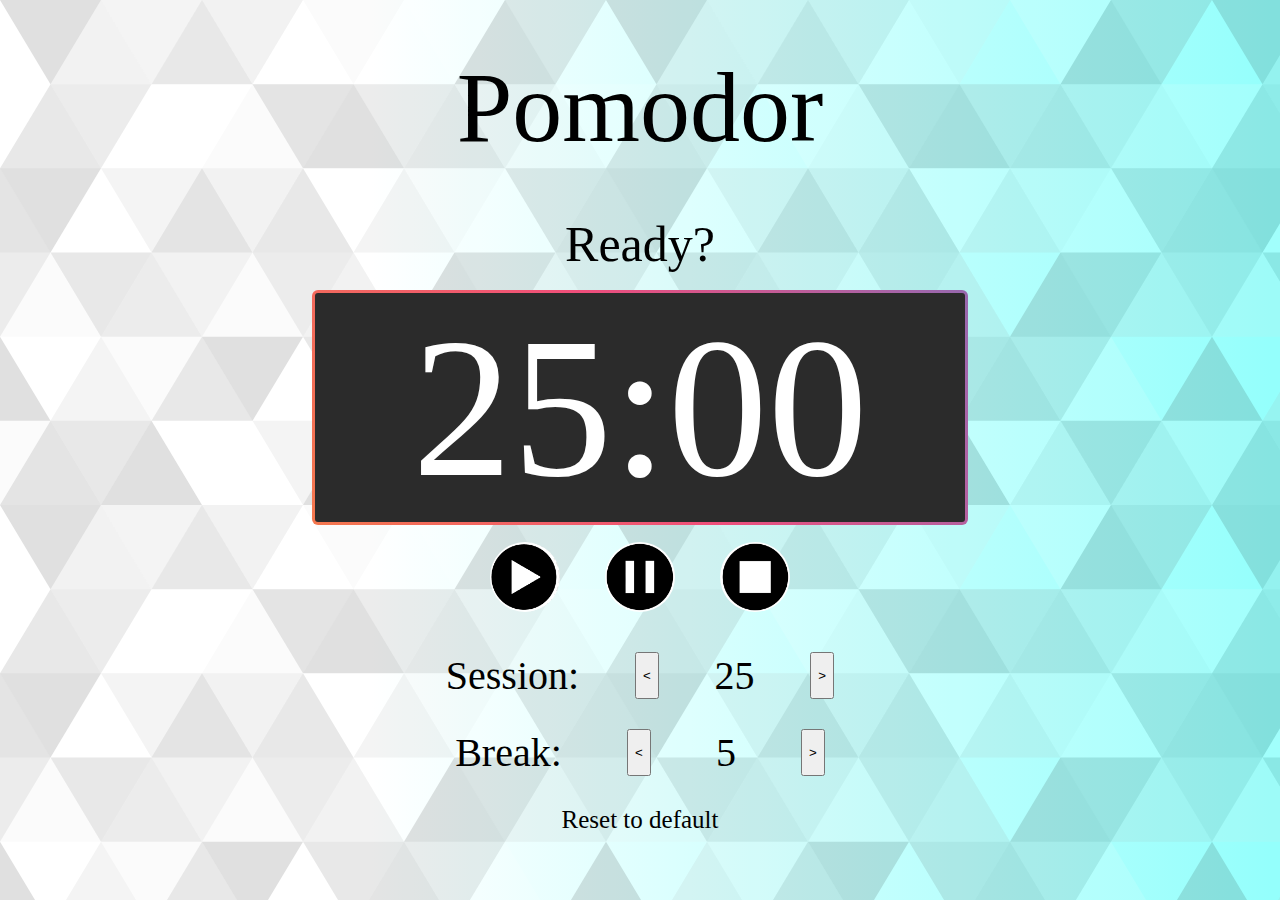
<file: index.html>
<!DOCTYPE html>
<html>

<head>
    <meta charset="UTF-8">
    <title>Pomodoro</title>
    <link rel="stylesheet" href="style.css">
    <link rel="shortcut icon" type="image/png" href="images/timer.png">
</head>

<body>
    <div class="heading">
        <div class="pomodoro">Pomodor</div>
        <div class="status">Ready?</div>
    </div>

    <div class="timer" id="box">
        <div class="countdown">25:00</div>
    </div>

    <div class="buttons">
        <img src="images/play.png" alt="play" class="play remote">
        <img src="images/pause.png" alt="pause" class="pause remote">
        <img src="images/stop.png" alt="stop" class="stop remote">
    </div>

    <div class="setting">
        <div class="session">
            <div class="session-text">Session:</div>
            <button class="less-session settings">&lt</button>
            <div class="mins-session">25</div>
            <button class="more-session settings">&gt</button>
        </div>

        <div class="break">
            <div class="break-text">Break:</div>
            <button class="less-break settings">&lt</button>
            <div class="mins-break">5</div>
            <button class="more-break settings">&gt</button>
        </div>

        <div class="default">Reset to default</div>
    </div>

</body>

<script src="script.js"></script>
</html>
</file>
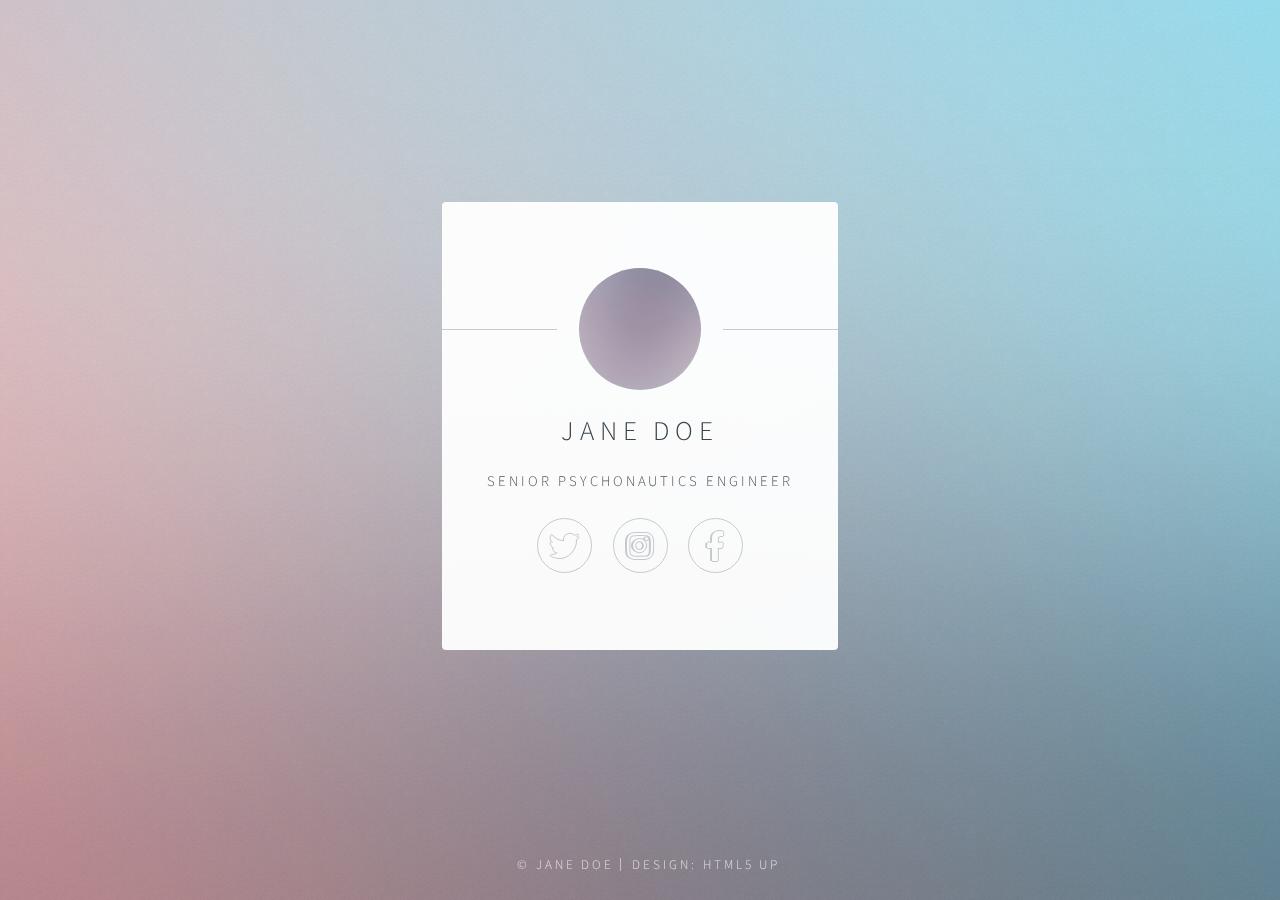
<file: indexnew.html>
<!DOCTYPE HTML>
<!--
	Identity by HTML5 UP
	html5up.net | @ajlkn
	Free for personal and commercial use under the CCA 3.0 license (html5up.net/license)
-->
<html>
	<head>
		<title>Identity by HTML5 UP</title>
		<meta charset="utf-8" />
		<meta name="viewport" content="width=device-width, initial-scale=1, user-scalable=no" />
		<link rel="stylesheet" href="assets/css/main.css" />
		<noscript><link rel="stylesheet" href="assets/css/noscript.css" /></noscript>
	</head>
	<body class="is-preload">

		<!-- Wrapper -->
			<div id="wrapper">

				<!-- Main -->
					<section id="main">
						<header>
							<span class="avatar"><img src="images/avatar.jpg" alt="" /></span>
							<h1>Jane Doe</h1>
							<p>Senior Psychonautics Engineer</p>
						</header>
						<!--
						<hr />
						<h2>Extra Stuff!</h2>
						<form method="post" action="#">
							<div class="fields">
								<div class="field">
									<input type="text" name="name" id="name" placeholder="Name" />
								</div>
								<div class="field">
									<input type="email" name="email" id="email" placeholder="Email" />
								</div>
								<div class="field">
									<select name="department" id="department">
										<option value="">Department</option>
										<option value="sales">Sales</option>
										<option value="tech">Tech Support</option>
										<option value="null">/dev/null</option>
									</select>
								</div>
								<div class="field">
									<textarea name="message" id="message" placeholder="Message" rows="4"></textarea>
								</div>
								<div class="field">
									<input type="checkbox" id="human" name="human" /><label for="human">I'm a human</label>
								</div>
								<div class="field">
									<label>But are you a robot?</label>
									<input type="radio" id="robot_yes" name="robot" /><label for="robot_yes">Yes</label>
									<input type="radio" id="robot_no" name="robot" /><label for="robot_no">No</label>
								</div>
							</div>
							<ul class="actions special">
								<li><a href="#" class="button">Get Started</a></li>
							</ul>
						</form>
						<hr />
						-->
						<footer>
							<ul class="icons">
								<li><a href="#" class="icon brands fa-twitter">Twitter</a></li>
								<li><a href="#" class="icon brands fa-instagram">Instagram</a></li>
								<li><a href="#" class="icon brands fa-facebook-f">Facebook</a></li>
							</ul>
						</footer>
					</section>

				<!-- Footer -->
					<footer id="footer">
						<ul class="copyright">
							<li>&copy; Jane Doe</li><li>Design: <a href="http://html5up.net">HTML5 UP</a></li>
						</ul>
					</footer>

			</div>

		<!-- Scripts -->
			<script>
				if ('addEventListener' in window) {
					window.addEventListener('load', function() { document.body.className = document.body.className.replace(/\bis-preload\b/, ''); });
					document.body.className += (navigator.userAgent.match(/(MSIE|rv:11\.0)/) ? ' is-ie' : '');
				}
			</script>

	</body>
</html>
</file>
<file: style.css>
html {
    background-color: #ffffff;
    background-image: url("data:image/svg+xml,%3Csvg xmlns='http://www.w3.org/2000/svg' width='100%25'%3E%3Cdefs%3E%3ClinearGradient id='a' gradientUnits='userSpaceOnUse' x1='0' x2='0' y1='0' y2='100%25' gradientTransform='rotate(270,840,469)'%3E%3Cstop offset='0' stop-color='%23ffffff'/%3E%3Cstop offset='1' stop-color='%2394fffc'/%3E%3C/linearGradient%3E%3Cpattern patternUnits='userSpaceOnUse' id='b' width='606' height='505' x='0' y='0' viewBox='0 0 1080 900'%3E%3Cg fill-opacity='0.12'%3E%3Cpolygon fill='%23444' points='90 150 0 300 180 300'/%3E%3Cpolygon points='90 150 180 0 0 0'/%3E%3Cpolygon fill='%23AAA' points='270 150 360 0 180 0'/%3E%3Cpolygon fill='%23DDD' points='450 150 360 300 540 300'/%3E%3Cpolygon fill='%23999' points='450 150 540 0 360 0'/%3E%3Cpolygon points='630 150 540 300 720 300'/%3E%3Cpolygon fill='%23DDD' points='630 150 720 0 540 0'/%3E%3Cpolygon fill='%23444' points='810 150 720 300 900 300'/%3E%3Cpolygon fill='%23FFF' points='810 150 900 0 720 0'/%3E%3Cpolygon fill='%23DDD' points='990 150 900 300 1080 300'/%3E%3Cpolygon fill='%23444' points='990 150 1080 0 900 0'/%3E%3Cpolygon fill='%23DDD' points='90 450 0 600 180 600'/%3E%3Cpolygon points='90 450 180 300 0 300'/%3E%3Cpolygon fill='%23666' points='270 450 180 600 360 600'/%3E%3Cpolygon fill='%23AAA' points='270 450 360 300 180 300'/%3E%3Cpolygon fill='%23DDD' points='450 450 360 600 540 600'/%3E%3Cpolygon fill='%23999' points='450 450 540 300 360 300'/%3E%3Cpolygon fill='%23999' points='630 450 540 600 720 600'/%3E%3Cpolygon fill='%23FFF' points='630 450 720 300 540 300'/%3E%3Cpolygon points='810 450 720 600 900 600'/%3E%3Cpolygon fill='%23DDD' points='810 450 900 300 720 300'/%3E%3Cpolygon fill='%23AAA' points='990 450 900 600 1080 600'/%3E%3Cpolygon fill='%23444' points='990 450 1080 300 900 300'/%3E%3Cpolygon fill='%23222' points='90 750 0 900 180 900'/%3E%3Cpolygon points='270 750 180 900 360 900'/%3E%3Cpolygon fill='%23DDD' points='270 750 360 600 180 600'/%3E%3Cpolygon points='450 750 540 600 360 600'/%3E%3Cpolygon points='630 750 540 900 720 900'/%3E%3Cpolygon fill='%23444' points='630 750 720 600 540 600'/%3E%3Cpolygon fill='%23AAA' points='810 750 720 900 900 900'/%3E%3Cpolygon fill='%23666' points='810 750 900 600 720 600'/%3E%3Cpolygon fill='%23999' points='990 750 900 900 1080 900'/%3E%3Cpolygon fill='%23999' points='180 0 90 150 270 150'/%3E%3Cpolygon fill='%23444' points='360 0 270 150 450 150'/%3E%3Cpolygon fill='%23FFF' points='540 0 450 150 630 150'/%3E%3Cpolygon points='900 0 810 150 990 150'/%3E%3Cpolygon fill='%23222' points='0 300 -90 450 90 450'/%3E%3Cpolygon fill='%23FFF' points='0 300 90 150 -90 150'/%3E%3Cpolygon fill='%23FFF' points='180 300 90 450 270 450'/%3E%3Cpolygon fill='%23666' points='180 300 270 150 90 150'/%3E%3Cpolygon fill='%23222' points='360 300 270 450 450 450'/%3E%3Cpolygon fill='%23FFF' points='360 300 450 150 270 150'/%3E%3Cpolygon fill='%23444' points='540 300 450 450 630 450'/%3E%3Cpolygon fill='%23222' points='540 300 630 150 450 150'/%3E%3Cpolygon fill='%23AAA' points='720 300 630 450 810 450'/%3E%3Cpolygon fill='%23666' points='720 300 810 150 630 150'/%3E%3Cpolygon fill='%23FFF' points='900 300 810 450 990 450'/%3E%3Cpolygon fill='%23999' points='900 300 990 150 810 150'/%3E%3Cpolygon points='0 600 -90 750 90 750'/%3E%3Cpolygon fill='%23666' points='0 600 90 450 -90 450'/%3E%3Cpolygon fill='%23AAA' points='180 600 90 750 270 750'/%3E%3Cpolygon fill='%23444' points='180 600 270 450 90 450'/%3E%3Cpolygon fill='%23444' points='360 600 270 750 450 750'/%3E%3Cpolygon fill='%23999' points='360 600 450 450 270 450'/%3E%3Cpolygon fill='%23666' points='540 600 630 450 450 450'/%3E%3Cpolygon fill='%23222' points='720 600 630 750 810 750'/%3E%3Cpolygon fill='%23FFF' points='900 600 810 750 990 750'/%3E%3Cpolygon fill='%23222' points='900 600 990 450 810 450'/%3E%3Cpolygon fill='%23DDD' points='0 900 90 750 -90 750'/%3E%3Cpolygon fill='%23444' points='180 900 270 750 90 750'/%3E%3Cpolygon fill='%23FFF' points='360 900 450 750 270 750'/%3E%3Cpolygon fill='%23AAA' points='540 900 630 750 450 750'/%3E%3Cpolygon fill='%23FFF' points='720 900 810 750 630 750'/%3E%3Cpolygon fill='%23222' points='900 900 990 750 810 750'/%3E%3Cpolygon fill='%23222' points='1080 300 990 450 1170 450'/%3E%3Cpolygon fill='%23FFF' points='1080 300 1170 150 990 150'/%3E%3Cpolygon points='1080 600 990 750 1170 750'/%3E%3Cpolygon fill='%23666' points='1080 600 1170 450 990 450'/%3E%3Cpolygon fill='%23DDD' points='1080 900 1170 750 990 750'/%3E%3C/g%3E%3C/pattern%3E%3C/defs%3E%3Crect x='0' y='0' fill='url(%23a)' width='100%25' height='100%25'/%3E%3Crect x='0' y='0' fill='url(%23b)' width='100%25' height='100%25'/%3E%3C/svg%3E");
    background-attachment: fixed;
    background-size: cover;
}

div.heading {
    position: relative;
    text-align: center;
}
div.pomodoro {
    font-size: 100px;
    margin: 50px auto;
}
div.status {
    font-size: 50px;
    margin: 0 auto 20px;
}

div.timer {
    font-size: 200px;
    text-align: center;
    margin: 0 auto;
    width: 650px;
    /*
    border-radius: 20px;
    border-style: outset;
    background: white;
    */
}

div.buttons {
    width: 300px;
    margin: 20px auto 40px;
    position: relative;
    text-align: center;
    display: flex;
    justify-content: space-between;
}
img {
    width: 70px;
    border-radius: 50%;
}

div.session, div.break {
    position: relative;
    text-align: center;
    display: flex;
    justify-content: space-evenly;
    width: 500px;
    margin: 30px auto;
    font-size: 40px;
}

div.default {
    text-align: center;
    font-size: 25px;
}



@import url('https://fonts.googleapis.com/css?family=Raleway:200');


div.timer {
  --borderWidth: 3px;
  background: rgb(43, 43, 43);
  position: relative;
  border-radius: var(--borderWidth);
  color: white;
}
div.timer:after {
  content: '';
  position: absolute;
  top: calc(-1 * var(--borderWidth));
  left: calc(-1 * var(--borderWidth));
  height: calc(100% + var(--borderWidth) * 2);
  width: calc(100% + var(--borderWidth) * 2);
  background: linear-gradient(60deg, #f79533, #f37055, #ef4e7b, #a166ab, #5073b8, #1098ad, #07b39b, #6fba82);
  border-radius: calc(2 * var(--borderWidth));
  z-index: -1;
  -webkit-animation: animatedgradient 3s ease alternate infinite;
          animation: animatedgradient 3s ease alternate infinite;
  background-size: 300% 300%;
}


@-webkit-keyframes animatedgradient {
    0% {
        background-position: 0% 50%;
    }
    50% {
        background-position: 100% 50%;
    }
    100% {
        background-position: 0% 50%;
    }
}


@keyframes animatedgradient {
    0% {
        background-position: 0% 50%;
    }
    50% {
        background-position: 100% 50%;
    }
    100% {
        background-position: 0% 50%;
    }
}
</file>
<file: assets/css/noscript.css>
/*
	Identity by HTML5 UP
	html5up.net | @ajlkn
	Free for personal and commercial use under the CCA 3.0 license (html5up.net/license)
*/

/* Basic */

	body:after {
		display: none;
	}

/* Main */

	#main {
		-moz-transform: none !important;
		-webkit-transform: none !important;
		-ms-transform: none !important;
		transform: none !important;
		opacity: 1 !important;
	}
</file>
<file: assets/css/main.css>
@import url(fontawesome-all.min.css);
@import url("https://fonts.googleapis.com/css?family=Source+Sans+Pro:300");

/*
	Identity by HTML5 UP
	html5up.net | @ajlkn
	Free for personal and commercial use under the CCA 3.0 license (html5up.net/license)
*/

/* Icon (alt) */

	html, body, div, span, applet, object,
	iframe, h1, h2, h3, h4, h5, h6, p, blockquote,
	pre, a, abbr, acronym, address, big, cite,
	code, del, dfn, em, img, ins, kbd, q, s, samp,
	small, strike, strong, sub, sup, tt, var, b,
	u, i, center, dl, dt, dd, ol, ul, li, fieldset,
	form, label, legend, table, caption, tbody,
	tfoot, thead, tr, th, td, article, aside,
	canvas, details, embed, figure, figcaption,
	footer, header, hgroup, menu, nav, output, ruby,
	section, summary, time, mark, audio, video {
		margin: 0;
		padding: 0;
		border: 0;
		font-size: 100%;
		font: inherit;
		vertical-align: baseline;
	}

	article, aside, details, figcaption, figure,
	footer, header, hgroup, menu, nav, section {
		display: block;
	}

	body {
		line-height: 1;
	}

	ol, ul {
		list-style: none;
	}

	blockquote, q {
		quotes: none;
	}

		blockquote:before, blockquote:after, q:before, q:after {
			content: '';
			content: none;
		}

	table {
		border-collapse: collapse;
		border-spacing: 0;
	}

	body {
		-webkit-text-size-adjust: none;
	}

	mark {
		background-color: transparent;
		color: inherit;
	}

	input::-moz-focus-inner {
		border: 0;
		padding: 0;
	}

	input, select, textarea {
		-moz-appearance: none;
		-webkit-appearance: none;
		-ms-appearance: none;
		appearance: none;
	}

/* Basic */

	@media screen and (max-width: 480px) {

		html, body {
			min-width: 320px;
		}

	}

	html {
		box-sizing: border-box;
	}

	*, *:before, *:after {
		box-sizing: inherit;
	}

	body.is-preload *, body.is-preload *:before, body.is-preload *:after {
		-moz-animation: none !important;
		-webkit-animation: none !important;
		-ms-animation: none !important;
		animation: none !important;
		-moz-transition: none !important;
		-webkit-transition: none !important;
		-ms-transition: none !important;
		transition: none !important;
	}

	html {
		height: 100%;
	}

	body {
		height: 100%;
		background-color: #ffffff;
		background-image: url("images/overlay.png"), -moz-linear-gradient(60deg, rgba(255, 165, 150, 0.5) 5%, rgba(0, 228, 255, 0.35)), url("../../images/bg.jpg");
		background-image: url("images/overlay.png"), -webkit-linear-gradient(60deg, rgba(255, 165, 150, 0.5) 5%, rgba(0, 228, 255, 0.35)), url("../../images/bg.jpg");
		background-image: url("images/overlay.png"), -ms-linear-gradient(60deg, rgba(255, 165, 150, 0.5) 5%, rgba(0, 228, 255, 0.35)), url("../../images/bg.jpg");
		background-image: url("images/overlay.png"), linear-gradient(60deg, rgba(255, 165, 150, 0.5) 5%, rgba(0, 228, 255, 0.35)), url("../../images/bg.jpg");
		background-repeat: repeat,			no-repeat,			no-repeat;
		background-size: 100px 100px, cover,				cover;
		background-position: top left,		center center,		bottom center;
		background-attachment: fixed,			fixed,				fixed;
	}

		body:after {
			content: '';
			display: block;
			position: fixed;
			top: 0;
			left: 0;
			width: 100%;
			height: inherit;
			opacity: 0;
			z-index: 1;
			background-color: #ffffff;
			background-image: url("images/overlay.png"), -moz-linear-gradient(60deg, rgba(255, 165, 150, 0.5) 5%, rgba(0, 228, 255, 0.35));
			background-image: url("images/overlay.png"), -webkit-linear-gradient(60deg, rgba(255, 165, 150, 0.5) 5%, rgba(0, 228, 255, 0.35));
			background-image: url("images/overlay.png"), -ms-linear-gradient(60deg, rgba(255, 165, 150, 0.5) 5%, rgba(0, 228, 255, 0.35));
			background-image: url("images/overlay.png"), linear-gradient(60deg, rgba(255, 165, 150, 0.5) 5%, rgba(0, 228, 255, 0.35));
			background-repeat: repeat,			no-repeat;
			background-size: 100px 100px, cover;
			background-position: top left,		center center;
			-moz-transition: opacity 1.75s ease-out;
			-webkit-transition: opacity 1.75s ease-out;
			-ms-transition: opacity 1.75s ease-out;
			transition: opacity 1.75s ease-out;
		}

		body.is-preload:after {
			opacity: 1;
		}

/* Type */

	body, input, select, textarea {
		color: #414f57;
		font-family: "Source Sans Pro", Helvetica, sans-serif;
		font-size: 14pt;
		font-weight: 300;
		line-height: 2;
		letter-spacing: 0.2em;
		text-transform: uppercase;
	}

		@media screen and (max-width: 1680px) {

			body, input, select, textarea {
				font-size: 11pt;
			}

		}

		@media screen and (max-width: 480px) {

			body, input, select, textarea {
				font-size: 10pt;
				line-height: 1.75;
			}

		}

	a {
		-moz-transition: color 0.2s ease, border-color 0.2s ease;
		-webkit-transition: color 0.2s ease, border-color 0.2s ease;
		-ms-transition: color 0.2s ease, border-color 0.2s ease;
		transition: color 0.2s ease, border-color 0.2s ease;
		color: inherit;
		text-decoration: none;
	}

		a:before {
			-moz-transition: color 0.2s ease, text-shadow 0.2s ease;
			-webkit-transition: color 0.2s ease, text-shadow 0.2s ease;
			-ms-transition: color 0.2s ease, text-shadow 0.2s ease;
			transition: color 0.2s ease, text-shadow 0.2s ease;
		}

		a:hover {
			color: #ff7496;
		}

	strong, b {
		color: #313f47;
	}

	em, i {
		font-style: italic;
	}

	p {
		margin: 0 0 1.5em 0;
	}

	h1, h2, h3, h4, h5, h6 {
		color: #313f47;
		line-height: 1.5;
		margin: 0 0 0.75em 0;
	}

		h1 a, h2 a, h3 a, h4 a, h5 a, h6 a {
			color: inherit;
			text-decoration: none;
		}

	h1 {
		font-size: 1.85em;
		letter-spacing: 0.22em;
		margin: 0 0 0.525em 0;
	}

	h2 {
		font-size: 1.25em;
	}

	h3 {
		font-size: 1em;
	}

	h4 {
		font-size: 1em;
	}

	h5 {
		font-size: 1em;
	}

	h6 {
		font-size: 1em;
	}

	@media screen and (max-width: 480px) {

		h1 {
			font-size: 1.65em;
		}

	}

	sub {
		font-size: 0.8em;
		position: relative;
		top: 0.5em;
	}

	sup {
		font-size: 0.8em;
		position: relative;
		top: -0.5em;
	}

	hr {
		border: 0;
		border-bottom: solid 1px #c8cccf;
		margin: 3em 0;
	}

/* Form */

	form {
		margin: 0 0 1.5em 0;
	}

		form > :last-child {
			margin-bottom: 0;
		}

		form > .fields {
			display: -moz-flex;
			display: -webkit-flex;
			display: -ms-flex;
			display: flex;
			-moz-flex-wrap: wrap;
			-webkit-flex-wrap: wrap;
			-ms-flex-wrap: wrap;
			flex-wrap: wrap;
			width: calc(100% + 2.25em);
			margin: -1.125em 0 1.5em -1.125em;
		}

			form > .fields > .field {
				-moz-flex-grow: 0;
				-webkit-flex-grow: 0;
				-ms-flex-grow: 0;
				flex-grow: 0;
				-moz-flex-shrink: 0;
				-webkit-flex-shrink: 0;
				-ms-flex-shrink: 0;
				flex-shrink: 0;
				padding: 1.125em 0 0 1.125em;
				width: calc(100% - 1.125em);
			}

				form > .fields > .field.half {
					width: calc(50% - 0.5625em);
				}

				form > .fields > .field.third {
					width: calc(100%/3 - 0.375em);
				}

				form > .fields > .field.quarter {
					width: calc(25% - 0.28125em);
				}

		@media screen and (max-width: 480px) {

			form > .fields {
				width: calc(100% + 2.25em);
				margin: -1.125em 0 1.5em -1.125em;
			}

				form > .fields > .field {
					padding: 1.125em 0 0 1.125em;
					width: calc(100% - 1.125em);
				}

					form > .fields > .field.half {
						width: calc(100% - 1.125em);
					}

					form > .fields > .field.third {
						width: calc(100% - 1.125em);
					}

					form > .fields > .field.quarter {
						width: calc(100% - 1.125em);
					}

		}

	label {
		color: #313f47;
		display: block;
		font-size: 0.9em;
		margin: 0 0 0.75em 0;
	}

	input[type="text"],
	input[type="password"],
	input[type="email"],
	input[type="tel"],
	select,
	textarea {
		-moz-appearance: none;
		-webkit-appearance: none;
		-ms-appearance: none;
		appearance: none;
		border-radius: 4px;
		border: solid 1px #c8cccf;
		color: inherit;
		display: block;
		outline: 0;
		padding: 0 1em;
		text-decoration: none;
		width: 100%;
	}

		input[type="text"]:invalid,
		input[type="password"]:invalid,
		input[type="email"]:invalid,
		input[type="tel"]:invalid,
		select:invalid,
		textarea:invalid {
			box-shadow: none;
		}

		input[type="text"]:focus,
		input[type="password"]:focus,
		input[type="email"]:focus,
		input[type="tel"]:focus,
		select:focus,
		textarea:focus {
			border-color: #ff7496;
		}

	select {
		background-image: url("data:image/svg+xml;charset=utf8,%3Csvg xmlns='http://www.w3.org/2000/svg' width='40' height='40' preserveAspectRatio='none' viewBox='0 0 40 40'%3E%3Cpath d='M9.4,12.3l10.4,10.4l10.4-10.4c0.2-0.2,0.5-0.4,0.9-0.4c0.3,0,0.6,0.1,0.9,0.4l3.3,3.3c0.2,0.2,0.4,0.5,0.4,0.9 c0,0.4-0.1,0.6-0.4,0.9L20.7,31.9c-0.2,0.2-0.5,0.4-0.9,0.4c-0.3,0-0.6-0.1-0.9-0.4L4.3,17.3c-0.2-0.2-0.4-0.5-0.4-0.9 c0-0.4,0.1-0.6,0.4-0.9l3.3-3.3c0.2-0.2,0.5-0.4,0.9-0.4S9.1,12.1,9.4,12.3z' fill='%23c8cccf' /%3E%3C/svg%3E");
		background-size: 1.25rem;
		background-repeat: no-repeat;
		background-position: calc(100% - 1rem) center;
		height: 2.75em;
		padding-right: 2.75em;
		text-overflow: ellipsis;
	}

		select option {
			color: #313f47;
			background: #ffffff;
		}

		select:focus::-ms-value {
			background-color: transparent;
		}

		select::-ms-expand {
			display: none;
		}

	input[type="text"],
	input[type="password"],
	input[type="email"],
	select {
		height: 2.75em;
	}

	textarea {
		padding: 0.75em 1em;
	}

	input[type="checkbox"],
	input[type="radio"] {
		-moz-appearance: none;
		-webkit-appearance: none;
		-ms-appearance: none;
		appearance: none;
		display: block;
		float: left;
		margin-right: -2em;
		opacity: 0;
		width: 1em;
		z-index: -1;
	}

		input[type="checkbox"] + label,
		input[type="radio"] + label {
			text-decoration: none;
			color: #414f57;
			cursor: pointer;
			display: inline-block;
			font-size: 1em;
			font-weight: 300;
			padding-left: 2.4em;
			padding-right: 0.75em;
			position: relative;
		}

			input[type="checkbox"] + label:before,
			input[type="radio"] + label:before {
				-moz-osx-font-smoothing: grayscale;
				-webkit-font-smoothing: antialiased;
				display: inline-block;
				font-style: normal;
				font-variant: normal;
				text-rendering: auto;
				line-height: 1;
				text-transform: none !important;
				font-family: 'Font Awesome 5 Free';
				font-weight: 900;
			}

			input[type="checkbox"] + label:before,
			input[type="radio"] + label:before {
				border-radius: 4px;
				border: solid 1px #c8cccf;
				content: '';
				display: inline-block;
				font-size: 0.8em;
				height: 2.0625em;
				left: 0;
				line-height: 2.0625em;
				position: absolute;
				text-align: center;
				top: 0.15em;
				width: 2.0625em;
			}

		input[type="checkbox"]:checked + label:before,
		input[type="radio"]:checked + label:before {
			color: #ff7496;
			content: '\f00c';
		}

		input[type="checkbox"]:focus + label:before,
		input[type="radio"]:focus + label:before {
			border-color: #ff7496;
		}

	input[type="checkbox"] + label:before {
		border-radius: 4px;
	}

	input[type="radio"] + label:before {
		border-radius: 100%;
	}

	::-webkit-input-placeholder {
		color: #616f77 !important;
		opacity: 1.0;
	}

	:-moz-placeholder {
		color: #616f77 !important;
		opacity: 1.0;
	}

	::-moz-placeholder {
		color: #616f77 !important;
		opacity: 1.0;
	}

	:-ms-input-placeholder {
		color: #616f77 !important;
		opacity: 1.0;
	}

/* Icon */

	.icon {
		text-decoration: none;
		position: relative;
		border-bottom: none;
	}

		.icon:before {
			-moz-osx-font-smoothing: grayscale;
			-webkit-font-smoothing: antialiased;
			display: inline-block;
			font-style: normal;
			font-variant: normal;
			text-rendering: auto;
			line-height: 1;
			text-transform: none !important;
			font-family: 'Font Awesome 5 Free';
			font-weight: 400;
		}

		.icon > .label {
			display: none;
		}

		.icon:before {
			line-height: inherit;
		}

		.icon.solid:before {
			font-weight: 900;
		}

		.icon.brands:before {
			font-family: 'Font Awesome 5 Brands';
		}

/* List */

	ol {
		list-style: decimal;
		margin: 0 0 1.5em 0;
		padding-left: 1.25em;
	}

		ol li {
			padding-left: 0.25em;
		}

	ul {
		list-style: disc;
		margin: 0 0 1.5em 0;
		padding-left: 1em;
	}

		ul li {
			padding-left: 0.5em;
		}

		ul.alt {
			list-style: none;
			padding-left: 0;
		}

			ul.alt li {
				border-top: solid 1px #c8cccf;
				padding: 0.5em 0;
			}

				ul.alt li:first-child {
					border-top: 0;
					padding-top: 0;
				}

	dl {
		margin: 0 0 1.5em 0;
	}

		dl dt {
			display: block;
			margin: 0 0 0.75em 0;
		}

		dl dd {
			margin-left: 1.5em;
		}

/* Actions */

	ul.actions {
		display: -moz-flex;
		display: -webkit-flex;
		display: -ms-flex;
		display: flex;
		cursor: default;
		list-style: none;
		margin-left: -0.75em;
		padding-left: 0;
	}

		ul.actions li {
			padding: 0 0 0 0.75em;
			vertical-align: middle;
		}

		ul.actions.special {
			-moz-justify-content: center;
			-webkit-justify-content: center;
			-ms-justify-content: center;
			justify-content: center;
			width: 100%;
			margin-left: 0;
		}

			ul.actions.special li:first-child {
				padding-left: 0;
			}

		ul.actions.stacked {
			-moz-flex-direction: column;
			-webkit-flex-direction: column;
			-ms-flex-direction: column;
			flex-direction: column;
			margin-left: 0;
		}

			ul.actions.stacked li {
				padding: 0.975em 0 0 0;
			}

				ul.actions.stacked li:first-child {
					padding-top: 0;
				}

		ul.actions.fit {
			width: calc(100% + 0.75em);
		}

			ul.actions.fit li {
				-moz-flex-grow: 1;
				-webkit-flex-grow: 1;
				-ms-flex-grow: 1;
				flex-grow: 1;
				-moz-flex-shrink: 1;
				-webkit-flex-shrink: 1;
				-ms-flex-shrink: 1;
				flex-shrink: 1;
				width: 100%;
			}

				ul.actions.fit li > * {
					width: 100%;
				}

			ul.actions.fit.stacked {
				width: 100%;
			}

		@media screen and (max-width: 480px) {

			ul.actions:not(.fixed) {
				-moz-flex-direction: column;
				-webkit-flex-direction: column;
				-ms-flex-direction: column;
				flex-direction: column;
				margin-left: 0;
				width: 100% !important;
			}

				ul.actions:not(.fixed) li {
					-moz-flex-grow: 1;
					-webkit-flex-grow: 1;
					-ms-flex-grow: 1;
					flex-grow: 1;
					-moz-flex-shrink: 1;
					-webkit-flex-shrink: 1;
					-ms-flex-shrink: 1;
					flex-shrink: 1;
					padding: 0.75em 0 0 0;
					text-align: center;
					width: 100%;
				}

					ul.actions:not(.fixed) li > * {
						width: 100%;
					}

					ul.actions:not(.fixed) li:first-child {
						padding-top: 0;
					}

					ul.actions:not(.fixed) li input[type="submit"],
					ul.actions:not(.fixed) li input[type="reset"],
					ul.actions:not(.fixed) li input[type="button"],
					ul.actions:not(.fixed) li button,
					ul.actions:not(.fixed) li .button {
						width: 100%;
					}

						ul.actions:not(.fixed) li input[type="submit"].icon:before,
						ul.actions:not(.fixed) li input[type="reset"].icon:before,
						ul.actions:not(.fixed) li input[type="button"].icon:before,
						ul.actions:not(.fixed) li button.icon:before,
						ul.actions:not(.fixed) li .button.icon:before {
							margin-left: -0.5rem;
						}

		}

/* Icons */

	ul.icons {
		cursor: default;
		list-style: none;
		padding-left: 0;
		margin-top: -0.675em;
	}

		ul.icons li {
			display: inline-block;
			padding: 0.675em 0.5em;
		}

			ul.icons li a {
				text-decoration: none;
				position: relative;
				display: block;
				width: 3.75em;
				height: 3.75em;
				border-radius: 100%;
				border: solid 1px #c8cccf;
				line-height: 3.75em;
				overflow: hidden;
				text-align: center;
				text-indent: 3.75em;
				white-space: nowrap;
			}

				ul.icons li a:before {
					-moz-osx-font-smoothing: grayscale;
					-webkit-font-smoothing: antialiased;
					display: inline-block;
					font-style: normal;
					font-variant: normal;
					text-rendering: auto;
					line-height: 1;
					text-transform: none !important;
					font-family: 'Font Awesome 5 Free';
					font-weight: 400;
				}

				ul.icons li a:before {
					color: #ffffff;
					text-shadow: 1.25px 0px 0px #c8cccf, -1.25px 0px 0px #c8cccf, 0px 1.25px 0px #c8cccf, 0px -1.25px 0px #c8cccf;
				}

				ul.icons li a:hover:before {
					text-shadow: 1.25px 0px 0px #ff7496, -1.25px 0px 0px #ff7496, 0px 1.25px 0px #ff7496, 0px -1.25px 0px #ff7496;
				}

				ul.icons li a:before {
					position: absolute;
					top: 0;
					left: 0;
					width: inherit;
					height: inherit;
					font-size: 1.85rem;
					line-height: inherit;
					text-align: center;
					text-indent: 0;
				}

				ul.icons li a:hover {
					border-color: #ff7496;
				}

		@media screen and (max-width: 480px) {

			ul.icons li a:before {
				font-size: 1.5rem;
			}

		}

/* Button */

	input[type="submit"],
	input[type="reset"],
	input[type="button"],
	button,
	.button {
		-moz-appearance: none;
		-webkit-appearance: none;
		-ms-appearance: none;
		appearance: none;
		-moz-transition: background-color 0.2s ease-in-out, border-color 0.2s ease-in-out, color 0.2s ease-in-out;
		-webkit-transition: background-color 0.2s ease-in-out, border-color 0.2s ease-in-out, color 0.2s ease-in-out;
		-ms-transition: background-color 0.2s ease-in-out, border-color 0.2s ease-in-out, color 0.2s ease-in-out;
		transition: background-color 0.2s ease-in-out, border-color 0.2s ease-in-out, color 0.2s ease-in-out;
		display: inline-block;
		height: 2.75em;
		line-height: 2.75em;
		padding: 0 1.5em;
		background-color: transparent;
		border-radius: 4px;
		border: solid 1px #c8cccf;
		color: #414f57 !important;
		cursor: pointer;
		text-align: center;
		text-decoration: none;
		white-space: nowrap;
	}

		input[type="submit"]:hover,
		input[type="reset"]:hover,
		input[type="button"]:hover,
		button:hover,
		.button:hover {
			border-color: #ff7496;
			color: #ff7496 !important;
		}

		input[type="submit"].icon,
		input[type="reset"].icon,
		input[type="button"].icon,
		button.icon,
		.button.icon {
			padding-left: 1.35em;
		}

			input[type="submit"].icon:before,
			input[type="reset"].icon:before,
			input[type="button"].icon:before,
			button.icon:before,
			.button.icon:before {
				margin-right: 0.5em;
			}

		input[type="submit"].fit,
		input[type="reset"].fit,
		input[type="button"].fit,
		button.fit,
		.button.fit {
			width: 100%;
		}

		input[type="submit"].small,
		input[type="reset"].small,
		input[type="button"].small,
		button.small,
		.button.small {
			font-size: 0.8em;
		}

		input[type="submit"].large,
		input[type="reset"].large,
		input[type="button"].large,
		button.large,
		.button.large {
			font-size: 1.35em;
		}

		input[type="submit"].disabled, input[type="submit"]:disabled,
		input[type="reset"].disabled,
		input[type="reset"]:disabled,
		input[type="button"].disabled,
		input[type="button"]:disabled,
		button.disabled,
		button:disabled,
		.button.disabled,
		.button:disabled {
			pointer-events: none;
			opacity: 0.5;
		}

/* Main */

	#main {
		-moz-transform-origin: 50% 50%;
		-webkit-transform-origin: 50% 50%;
		-ms-transform-origin: 50% 50%;
		transform-origin: 50% 50%;
		-moz-transform: rotateX(0deg);
		-webkit-transform: rotateX(0deg);
		-ms-transform: rotateX(0deg);
		transform: rotateX(0deg);
		-moz-transition: opacity 1s ease, -moz-transform 1s ease;
		-webkit-transition: opacity 1s ease, -webkit-transform 1s ease;
		-ms-transition: opacity 1s ease, -ms-transform 1s ease;
		transition: opacity 1s ease, transform 1s ease;
		padding: 4.5em 3em 3em 3em ;
		background: #ffffff;
		border-radius: 4px;
		cursor: default;
		max-width: 100%;
		opacity: 0.95;
		position: relative;
		text-align: center;
		width: 27em;
	}

		#main .avatar {
			position: relative;
			display: block;
			margin-bottom: 1.5em;
		}

			#main .avatar img {
				display: block;
				margin: 0 auto;
				border-radius: 100%;
				box-shadow: 0 0 0 1.5em #ffffff;
			}

			#main .avatar:before {
				content: '';
				display: block;
				position: absolute;
				top: 50%;
				left: -3em;
				width: calc(100% + 6em);
				height: 1px;
				z-index: -1;
				background: #c8cccf;
			}

		@media screen and (max-width: 480px) {

			#main {
				padding: 4em 2em 2.5em 2em ;
				width: 100%;
			}

				#main .avatar:before {
					left: -2em;
					width: calc(100% + 4em);
				}

		}

		body.is-preload #main {
			-moz-transform: rotateX(15deg);
			-webkit-transform: rotateX(15deg);
			-ms-transform: rotateX(15deg);
			transform: rotateX(15deg);
			opacity: 0;
		}

/* Footer */

	#footer {
		-moz-align-self: -moz-flex-end;
		-webkit-align-self: -webkit-flex-end;
		-ms-align-self: -ms-flex-end;
		align-self: flex-end;
		width: 100%;
		padding: 1.5em 0 0 0;
		color: rgba(255, 255, 255, 0.75);
		cursor: default;
		text-align: center;
	}

		#footer .copyright {
			margin: 0;
			padding: 0;
			font-size: 0.9em;
			list-style: none;
		}

			#footer .copyright li {
				display: inline-block;
				margin: 0 0 0 0.45em;
				padding: 0 0 0 0.85em;
				border-left: solid 1px rgba(255, 255, 255, 0.5);
				line-height: 1;
			}

				#footer .copyright li:first-child {
					border-left: 0;
				}

/* Wrapper */

	#wrapper {
		display: -moz-flex;
		display: -webkit-flex;
		display: -ms-flex;
		display: flex;
		-moz-align-items: center;
		-webkit-align-items: center;
		-ms-align-items: center;
		align-items: center;
		-moz-justify-content: space-between;
		-webkit-justify-content: space-between;
		-ms-justify-content: space-between;
		justify-content: space-between;
		-moz-flex-direction: column;
		-webkit-flex-direction: column;
		-ms-flex-direction: column;
		flex-direction: column;
		-moz-perspective: 1000px;
		-webkit-perspective: 1000px;
		-ms-perspective: 1000px;
		perspective: 1000px;
		position: relative;
		min-height: 100%;
		padding: 1.5em;
		z-index: 2;
	}

		#wrapper > * {
			z-index: 1;
		}

		#wrapper:before {
			content: '';
			display: block;
		}

		@media screen and (max-width: 360px) {

			#wrapper {
				padding: 0.75em;
			}

		}

		body.is-ie #wrapper {
			height: 100%;
		}
</file>
